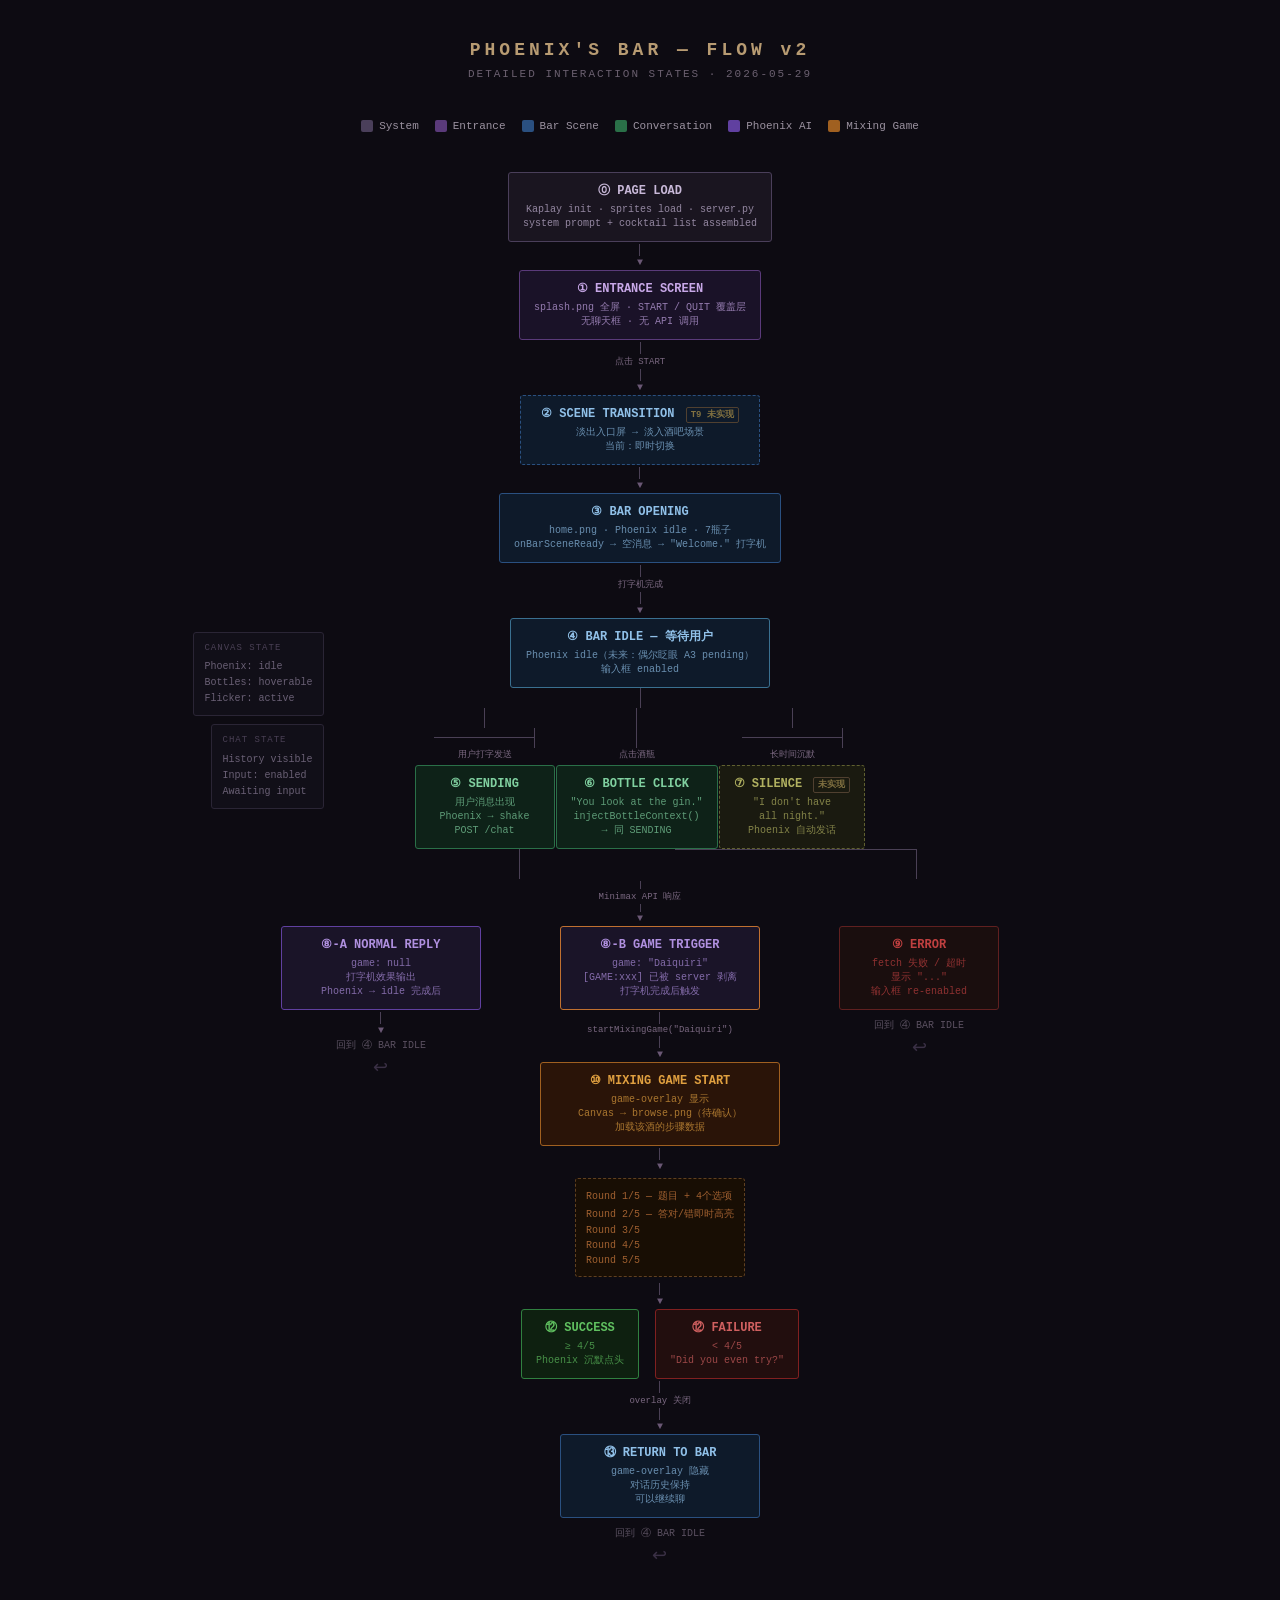
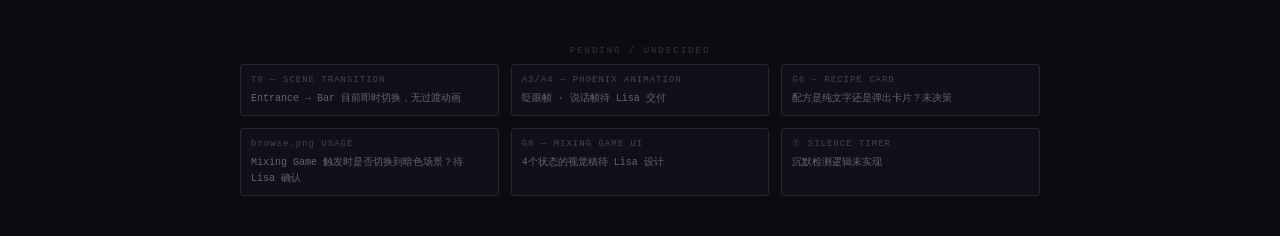
<file: docs/design/flow-diagram.html>
<!DOCTYPE html>
<html lang="en">
<head>
<meta charset="UTF-8">
<title>Phoenix's Bar — Flow v2</title>
<style>
  * { box-sizing: border-box; margin: 0; padding: 0; }

  body {
    background: #0d0b12;
    color: #e8e0d0;
    font-family: 'Courier New', monospace;
    font-size: 13px;
    padding: 40px;
    min-width: 1200px;
  }

  h1 {
    text-align: center;
    color: #b79b72;
    font-size: 18px;
    letter-spacing: 4px;
    margin-bottom: 8px;
  }
  .subtitle {
    text-align: center;
    color: #6b6070;
    font-size: 11px;
    margin-bottom: 40px;
    letter-spacing: 2px;
  }

  /* ── LEGEND ── */
  .legend {
    display: flex;
    gap: 16px;
    justify-content: center;
    margin-bottom: 40px;
    flex-wrap: wrap;
  }
  .legend-item {
    display: flex;
    align-items: center;
    gap: 6px;
    font-size: 11px;
    color: #9b92a0;
  }
  .legend-dot {
    width: 12px;
    height: 12px;
    border-radius: 2px;
  }

  /* ── BOX STYLES ── */
  .box {
    border: 1px solid;
    padding: 10px 14px;
    border-radius: 3px;
    text-align: center;
    min-width: 160px;
    line-height: 1.4;
  }
  .box-title { font-weight: bold; font-size: 12px; margin-bottom: 3px; }
  .box-sub { font-size: 10px; opacity: 0.7; }

  /* color themes */
  .c-start   { background: #1a1520; border-color: #4a3f5a; color: #c8b8d8; }
  .c-entrance{ background: #1a1228; border-color: #5a3a7a; color: #c8a8e8; }
  .c-bar     { background: #0e1a2a; border-color: #2a5080; color: #90c0e8; }
  .c-chat    { background: #0e2218; border-color: #2a7048; color: #80d0a0; }
  .c-phoenix { background: #1a1428; border-color: #6040a0; color: #b090e0; }
  .c-game    { background: #2a1408; border-color: #a06020; color: #e0a040; }
  .c-success { background: #0e2010; border-color: #308040; color: #60c060; }
  .c-fail    { background: #220e0e; border-color: #802020; color: #d06060; }
  .c-error   { background: #1a0e0e; border-color: #602020; color: #c04040; }
  .c-pending { background: #1a1a10; border-color: #606030; color: #b0b060; }

  /* ── ARROW ── */
  .arrow {
    display: flex;
    flex-direction: column;
    align-items: center;
    color: #4a4055;
    font-size: 10px;
    gap: 1px;
    padding: 2px 0;
  }
  .arrow-line { width: 1px; background: #4a4055; flex: 1; min-height: 12px; }
  .arrow-label { color: #7a6880; font-size: 9px; background: #0d0b12; padding: 0 4px; }
  .arrow-head { color: #6a5875; }

  .arrow-h {
    display: flex;
    align-items: center;
    color: #4a4055;
    font-size: 10px;
    gap: 2px;
  }
  .arrow-h-line { height: 1px; background: #4a4055; flex: 1; min-width: 20px; }

  /* ── LAYOUT ── */
  .flow {
    display: flex;
    flex-direction: column;
    align-items: center;
    gap: 0;
  }

  .row {
    display: flex;
    align-items: flex-start;
    gap: 0;
    justify-content: center;
    width: 100%;
  }

  .col {
    display: flex;
    flex-direction: column;
    align-items: center;
    gap: 0;
  }

  /* branch connector */
  .branch-top {
    display: flex;
    align-items: flex-start;
    justify-content: center;
    position: relative;
    width: 100%;
  }

  .branch-line-h {
    height: 1px;
    background: #4a4055;
    position: absolute;
    top: 0;
  }

  .spacer { width: 60px; }
  .spacer-sm { width: 30px; }

  /* ── SPECIAL COMPONENTS ── */
  .note {
    font-size: 10px;
    color: #5a5060;
    font-style: italic;
    padding: 4px 8px;
    border-left: 2px solid #3a3045;
    margin-left: 8px;
    max-width: 140px;
    text-align: left;
  }

  /* mixing game detail */
  .mg-rounds {
    border: 1px dashed #604020;
    border-radius: 3px;
    padding: 10px;
    margin: 4px 0;
    background: #180e04;
  }
  .mg-round-row {
    display: flex;
    gap: 8px;
    align-items: center;
    font-size: 10px;
    color: #a06030;
    margin-bottom: 4px;
  }
  .mg-round-row:last-child { margin-bottom: 0; }

  /* UI state sidebar */
  .ui-state {
    border: 1px solid #2a2535;
    border-radius: 3px;
    padding: 8px 10px;
    background: #110f18;
    font-size: 10px;
    color: #6a6075;
    max-width: 140px;
    line-height: 1.6;
  }
  .ui-state-title {
    color: #4a4055;
    font-size: 9px;
    letter-spacing: 1px;
    margin-bottom: 4px;
  }

  .section-label {
    color: #3a3045;
    font-size: 9px;
    letter-spacing: 2px;
    text-transform: uppercase;
    margin: 20px 0 6px;
  }

  .pending-badge {
    display: inline-block;
    font-size: 9px;
    color: #807040;
    border: 1px solid #504030;
    border-radius: 2px;
    padding: 1px 4px;
    margin-left: 4px;
  }
</style>
</head>
<body>

<h1>PHOENIX'S BAR — FLOW v2</h1>
<div class="subtitle">DETAILED INTERACTION STATES · 2026-05-29</div>

<div class="legend">
  <div class="legend-item"><div class="legend-dot" style="background:#4a3f5a"></div> System</div>
  <div class="legend-item"><div class="legend-dot" style="background:#5a3a7a"></div> Entrance</div>
  <div class="legend-item"><div class="legend-dot" style="background:#2a5080"></div> Bar Scene</div>
  <div class="legend-item"><div class="legend-dot" style="background:#2a7048"></div> Conversation</div>
  <div class="legend-item"><div class="legend-dot" style="background:#6040a0"></div> Phoenix AI</div>
  <div class="legend-item"><div class="legend-dot" style="background:#a06020"></div> Mixing Game</div>
</div>

<!-- ═══════════════════════════════════════════════ -->

<div class="flow">

  <!-- 0. Page Load -->
  <div class="box c-start" style="min-width:200px">
    <div class="box-title">⓪ PAGE LOAD</div>
    <div class="box-sub">Kaplay init · sprites load · server.py<br>system prompt + cocktail list assembled</div>
  </div>

  <div class="arrow"><div class="arrow-line"></div><div class="arrow-head">▼</div></div>

  <!-- 1. Entrance -->
  <div class="box c-entrance" style="min-width:240px">
    <div class="box-title">① ENTRANCE SCREEN</div>
    <div class="box-sub">splash.png 全屏 · START / QUIT 覆盖层<br>无聊天框 · 无 API 调用</div>
  </div>

  <div class="arrow">
    <div class="arrow-line"></div>
    <div class="arrow-label">点击 START</div>
    <div class="arrow-line"></div>
    <div class="arrow-head">▼</div>
  </div>

  <!-- 2. Transition -->
  <div class="box c-bar" style="min-width:240px; border-style: dashed;">
    <div class="box-title">② SCENE TRANSITION <span class="pending-badge">T9 未实现</span></div>
    <div class="box-sub">淡出入口屏 → 淡入酒吧场景<br>当前：即时切换</div>
  </div>

  <div class="arrow"><div class="arrow-line"></div><div class="arrow-head">▼</div></div>

  <!-- 3. Bar Opening -->
  <div class="box c-bar" style="min-width:260px">
    <div class="box-title">③ BAR OPENING</div>
    <div class="box-sub">home.png · Phoenix idle · 7瓶子<br>onBarSceneReady → 空消息 → "Welcome." 打字机</div>
  </div>

  <div class="arrow">
    <div class="arrow-line"></div>
    <div class="arrow-label">打字机完成</div>
    <div class="arrow-line"></div>
    <div class="arrow-head">▼</div>
  </div>

  <!-- 4. Idle — 主分支点 -->
  <div style="display:flex; align-items:flex-start; gap:0; width:100%; justify-content:center">

    <!-- Left side note -->
    <div style="display:flex; flex-direction:column; align-items:flex-end; justify-content:flex-start; padding-top:14px; width:200px; gap:8px">
      <div class="ui-state">
        <div class="ui-state-title">CANVAS STATE</div>
        Phoenix: idle<br>
        Bottles: hoverable<br>
        Flicker: active
      </div>
      <div class="ui-state">
        <div class="ui-state-title">CHAT STATE</div>
        History visible<br>
        Input: enabled<br>
        Awaiting input
      </div>
    </div>

    <div style="width:40px"></div>

    <!-- Center -->
    <div class="col">
      <div class="box c-bar" style="min-width:260px; border-color:#3a7090">
        <div class="box-title">④ BAR IDLE — 等待用户</div>
        <div class="box-sub">Phoenix idle（未来：偶尔眨眼 A3 pending）<br>输入框 enabled</div>
      </div>

      <!-- Three-way split -->
      <div style="height:20px; display:flex; align-items:stretch; gap:0">
        <div style="width:1px; background:#4a4055; margin:0 auto"></div>
      </div>

      <div style="display:flex; align-items:flex-start; gap:0">

        <!-- Branch A: User types -->
        <div class="col" style="align-items:center">
          <div style="width:1px; height:20px; background:#4a4055"></div>
          <div style="display:flex; gap:0; align-items:center">
            <div style="width:100px; height:1px; background:#4a4055"></div>
            <div style="width:1px; height:20px; background:#4a4055"></div>
          </div>
          <div class="arrow-label" style="margin-bottom:4px">用户打字发送</div>
          <div class="box c-chat" style="min-width:140px">
            <div class="box-title">⑤ SENDING</div>
            <div class="box-sub">用户消息出现<br>Phoenix → shake<br>POST /chat</div>
          </div>
        </div>

        <!-- Gap -->
        <div style="width:1px; height:0"></div>

        <!-- Branch B: Bottle -->
        <div class="col" style="align-items:center">
          <div style="width:1px; height:20px; background:#4a4055"></div>
          <div style="display:flex; gap:0; align-items:center">
            <div style="width:0px; height:1px; background:#4a4055"></div>
            <div style="width:1px; height:20px; background:#4a4055"></div>
          </div>
          <div class="arrow-label" style="margin-bottom:4px">点击酒瓶</div>
          <div class="box c-chat" style="min-width:140px">
            <div class="box-title">⑥ BOTTLE CLICK</div>
            <div class="box-sub">"You look at the gin."<br>injectBottleContext()<br>→ 同 SENDING</div>
          </div>
        </div>

        <!-- Gap -->
        <div style="width:1px; height:0"></div>

        <!-- Branch C: Silence -->
        <div class="col" style="align-items:center">
          <div style="width:1px; height:20px; background:#4a4055"></div>
          <div style="display:flex; gap:0; align-items:center">
            <div style="width:100px; height:1px; background:#4a4055"></div>
            <div style="width:1px; height:20px; background:#4a4055"></div>
          </div>
          <div class="arrow-label" style="margin-bottom:4px">长时间沉默</div>
          <div class="box c-pending" style="min-width:140px; border-style:dashed">
            <div class="box-title">⑦ SILENCE <span class="pending-badge">未实现</span></div>
            <div class="box-sub">"I don't have<br>all night."<br>Phoenix 自动发话</div>
          </div>
        </div>

      </div>

      <!-- Merge back -->
      <div style="display:flex; align-items:flex-start; gap:0; margin-top:0">
        <div style="width:1px; height:30px; background:#4a4055; margin:0 155px 0 155px"></div>
        <div style="width:241px; height:1px; background:#4a4055; margin-top:0; position:relative">
        </div>
        <div style="width:1px; height:30px; background:#4a4055"></div>
      </div>
      <div style="width:1px; height:0; background:#4a4055"></div>

    </div>

    <div style="width:40px"></div>
    <div style="width:200px"></div>
  </div>

  <!-- SENDING → API call -->
  <div class="arrow">
    <div class="arrow-line" style="min-height:8px"></div>
    <div class="arrow-label">Minimax API 响应</div>
    <div class="arrow-line" style="min-height:8px"></div>
    <div class="arrow-head">▼</div>
  </div>

  <!-- 8. Phoenix Response split -->
  <div style="display:flex; align-items:flex-start; gap:40px; justify-content:center">

    <!-- Case A: Normal reply -->
    <div class="col">
      <div class="box c-phoenix" style="min-width:200px">
        <div class="box-title">⑧-A NORMAL REPLY</div>
        <div class="box-sub">game: null<br>打字机效果输出<br>Phoenix → idle 完成后</div>
      </div>
      <div class="arrow"><div class="arrow-line"></div><div class="arrow-head">▼</div></div>
      <div style="font-size:10px; color:#5a5060; text-align:center">回到 ④ BAR IDLE</div>
      <div style="font-size:18px; color:#3a3045; margin-top:4px">↩</div>
    </div>

    <!-- Case B: Game trigger -->
    <div class="col">
      <div class="box c-phoenix" style="min-width:200px; border-color:#c07030">
        <div class="box-title">⑧-B GAME TRIGGER</div>
        <div class="box-sub">game: "Daiquiri"<br>[GAME:xxx] 已被 server 剥离<br>打字机完成后触发</div>
      </div>
      <div class="arrow">
        <div class="arrow-line"></div>
        <div class="arrow-label">startMixingGame("Daiquiri")</div>
        <div class="arrow-line"></div>
        <div class="arrow-head">▼</div>
      </div>

      <!-- Mixing Game -->
      <div class="box c-game" style="min-width:240px">
        <div class="box-title">⑩ MIXING GAME START</div>
        <div class="box-sub">game-overlay 显示<br>Canvas → browse.png（待确认）<br>加载该酒的步骤数据</div>
      </div>

      <div class="arrow"><div class="arrow-line"></div><div class="arrow-head">▼</div></div>

      <div class="mg-rounds">
        <div class="mg-round-row">Round 1/5 — 题目 + 4个选项</div>
        <div class="mg-round-row">Round 2/5 — 答对/错即时高亮</div>
        <div class="mg-round-row">Round 3/5</div>
        <div class="mg-round-row">Round 4/5</div>
        <div class="mg-round-row">Round 5/5</div>
      </div>

      <div class="arrow"><div class="arrow-line"></div><div class="arrow-head">▼</div></div>

      <!-- Result split -->
      <div style="display:flex; gap:16px; align-items:flex-start">
        <div class="col">
          <div class="box c-success" style="min-width:110px">
            <div class="box-title">⑫ SUCCESS</div>
            <div class="box-sub">≥ 4/5<br>Phoenix 沉默点头</div>
          </div>
        </div>
        <div class="col">
          <div class="box c-fail" style="min-width:110px">
            <div class="box-title">⑫ FAILURE</div>
            <div class="box-sub">&lt; 4/5<br>"Did you even try?"</div>
          </div>
        </div>
      </div>

      <div class="arrow">
        <div class="arrow-line"></div>
        <div class="arrow-label">overlay 关闭</div>
        <div class="arrow-line"></div>
        <div class="arrow-head">▼</div>
      </div>

      <div class="box c-bar" style="min-width:200px">
        <div class="box-title">⑬ RETURN TO BAR</div>
        <div class="box-sub">game-overlay 隐藏<br>对话历史保持<br>可以继续聊</div>
      </div>

      <div style="font-size:10px; color:#5a5060; text-align:center; margin-top:8px">回到 ④ BAR IDLE</div>
      <div style="font-size:18px; color:#3a3045; margin-top:4px">↩</div>
    </div>

    <!-- Case C: Error -->
    <div class="col">
      <div class="box c-error" style="min-width:160px">
        <div class="box-title">⑨ ERROR</div>
        <div class="box-sub">fetch 失败 / 超时<br>显示 "..."<br>输入框 re-enabled</div>
      </div>
      <div style="font-size:10px; color:#5a5060; text-align:center; margin-top:8px">回到 ④ BAR IDLE</div>
      <div style="font-size:18px; color:#3a3045; margin-top:4px">↩</div>
    </div>

  </div>

  <!-- Pending items -->
  <div style="margin-top:60px; width:100%; max-width:800px">
    <div class="section-label" style="text-align:center">PENDING / UNDECIDED</div>
    <div style="display:grid; grid-template-columns:repeat(3,1fr); gap:12px; margin-top:8px">
      <div class="ui-state" style="max-width:none">
        <div class="ui-state-title">T9 — SCENE TRANSITION</div>
        Entrance → Bar 目前即时切换，无过渡动画
      </div>
      <div class="ui-state" style="max-width:none">
        <div class="ui-state-title">A3/A4 — PHOENIX ANIMATION</div>
        眨眼帧 · 说话帧待 Lisa 交付
      </div>
      <div class="ui-state" style="max-width:none">
        <div class="ui-state-title">G6 — RECIPE CARD</div>
        配方是纯文字还是弹出卡片？未决策
      </div>
      <div class="ui-state" style="max-width:none">
        <div class="ui-state-title">browse.png USAGE</div>
        Mixing Game 触发时是否切换到暗色场景？待 Lisa 确认
      </div>
      <div class="ui-state" style="max-width:none">
        <div class="ui-state-title">G8 — MIXING GAME UI</div>
        4个状态的视觉稿待 Lisa 设计
      </div>
      <div class="ui-state" style="max-width:none">
        <div class="ui-state-title">⑦ SILENCE TIMER</div>
        沉默检测逻辑未实现
      </div>
    </div>
  </div>

</div>

</body>
</html>
</file>
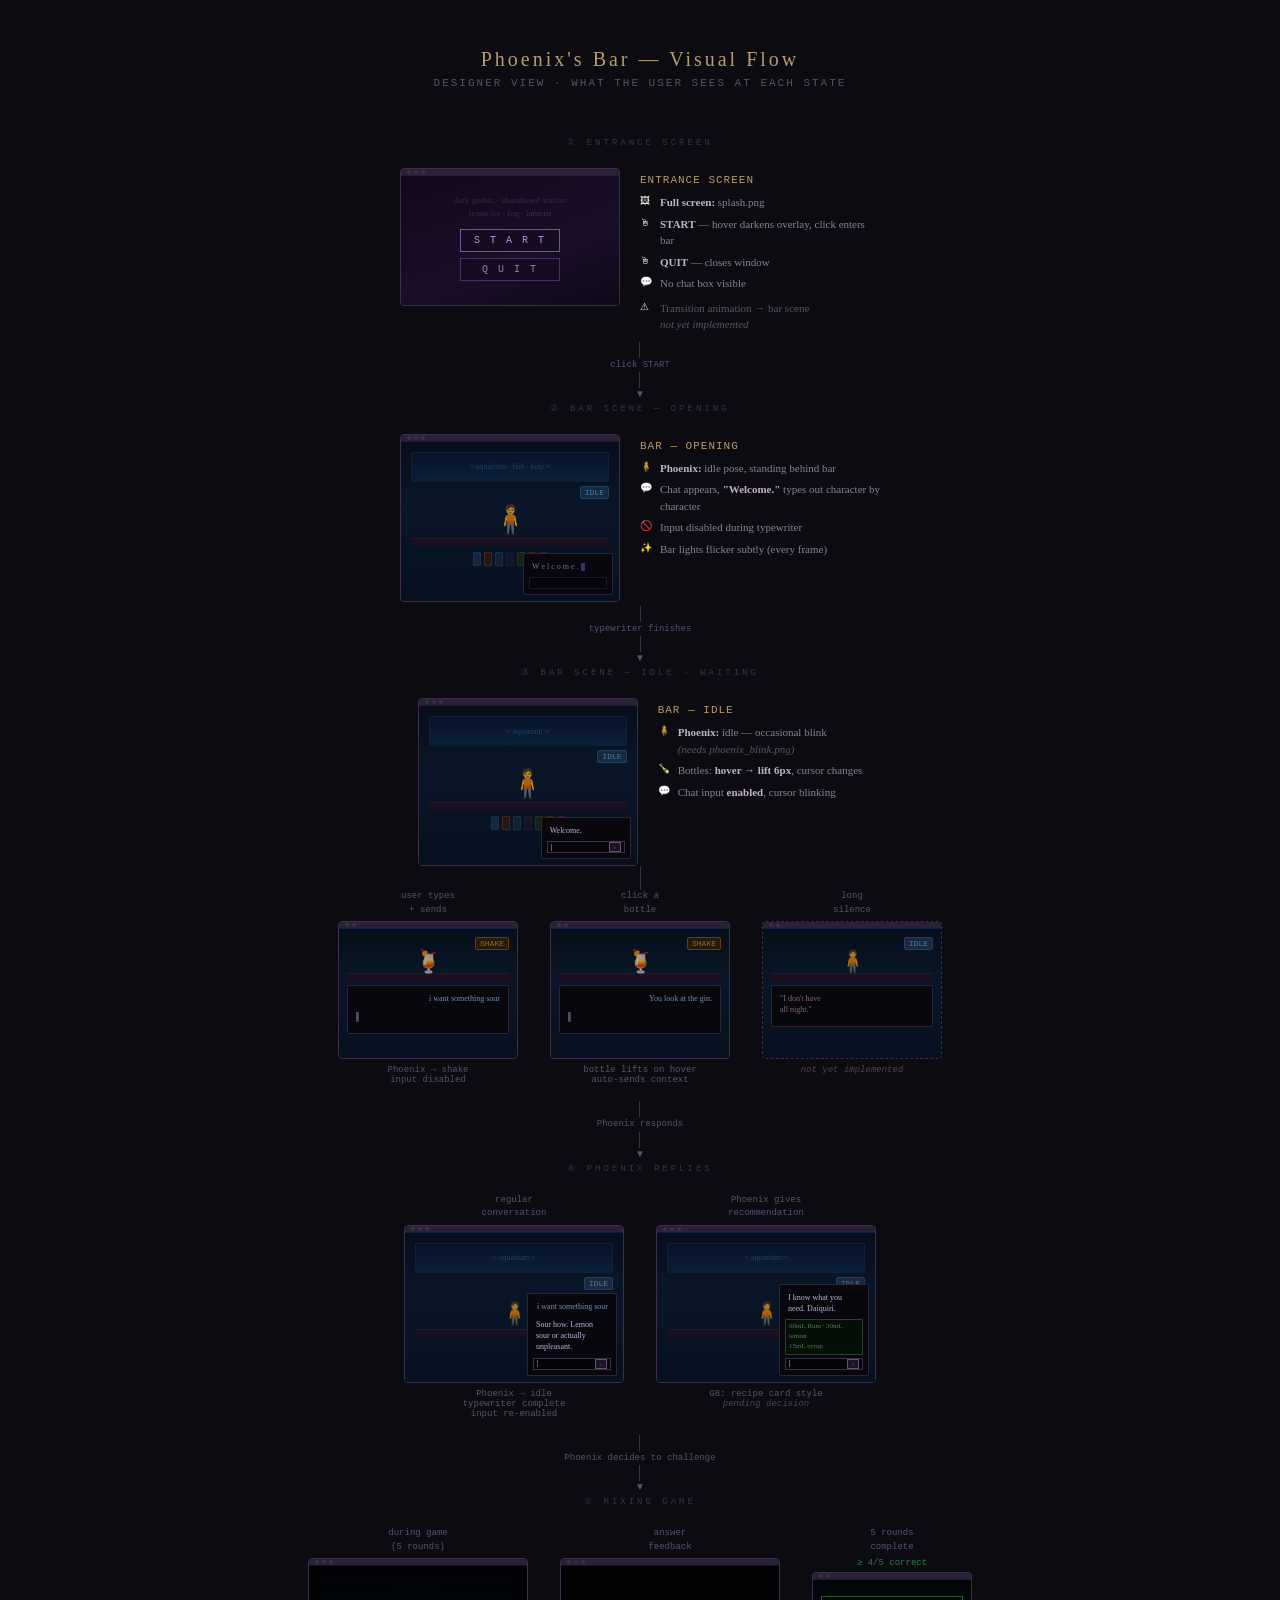
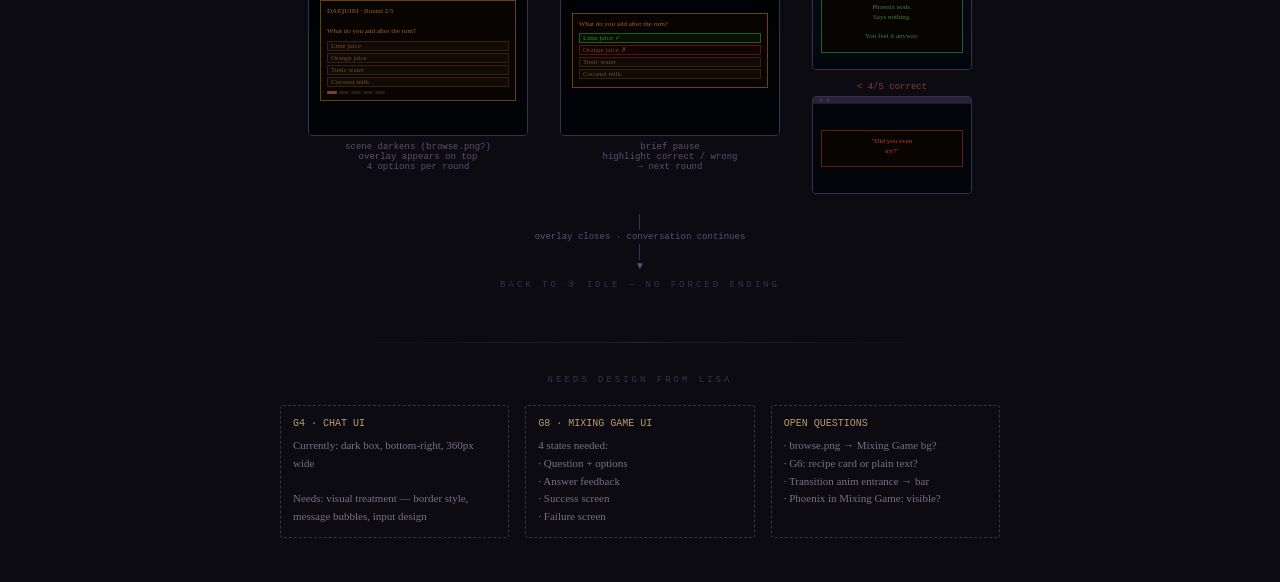
<file: docs/design/flow-lisa.html>
<!DOCTYPE html>
<html lang="en">
<head>
<meta charset="UTF-8">
<title>Phoenix's Bar — Visual Flow for Lisa</title>
<style>
  * { box-sizing: border-box; margin: 0; padding: 0; }

  body {
    background: #0d0b12;
    color: #e8e0d0;
    font-family: 'Georgia', serif;
    font-size: 13px;
    padding: 48px 40px;
    min-width: 1000px;
  }

  h1 {
    text-align: center;
    color: #b79b72;
    font-size: 20px;
    letter-spacing: 3px;
    font-weight: normal;
    margin-bottom: 6px;
  }
  .subtitle {
    text-align: center;
    color: #5a5060;
    font-size: 11px;
    margin-bottom: 48px;
    letter-spacing: 2px;
    font-family: monospace;
  }

  /* ─── SCREEN FRAME ─── */
  .screen {
    border: 1px solid #3a3048;
    border-radius: 4px;
    overflow: hidden;
    width: 220px;
    background: #080610;
  }
  .screen-bar {
    height: 6px;
    background: #2a2038;
    display: flex;
    align-items: center;
    padding: 0 6px;
    gap: 3px;
  }
  .screen-dot {
    width: 4px; height: 4px;
    border-radius: 50%;
    background: #3a3048;
  }
  .screen-body {
    padding: 10px;
    min-height: 100px;
    position: relative;
  }
  .screen-label {
    font-family: monospace;
    font-size: 9px;
    color: #4a4055;
    letter-spacing: 1px;
    margin-bottom: 8px;
    text-transform: uppercase;
  }

  /* ─── SCREEN CONTENTS ─── */
  .bg-entrance {
    background: linear-gradient(160deg, #12081a 0%, #1a0e28 60%, #0e0818 100%);
    border-top: 1px solid #2a1840;
  }
  .bg-bar {
    background: linear-gradient(180deg, #060e1a 0%, #0a1628 40%, #061020 100%);
    border-top: 1px solid #102040;
  }
  .bg-dark-bar {
    background: linear-gradient(180deg, #040810 0%, #060c18 100%);
    border-top: 1px solid #0a1828;
  }

  .splash-elements {
    display: flex;
    flex-direction: column;
    align-items: center;
    padding: 8px 0;
    gap: 6px;
  }
  .splash-bg-hint {
    font-size: 9px;
    color: #3a2848;
    text-align: center;
    line-height: 1.4;
    margin-bottom: 4px;
  }
  .btn-splash {
    width: 100px;
    padding: 5px 0;
    border: 1px solid #4a3060;
    background: rgba(20,12,32,0.8);
    color: #9a78c0;
    font-size: 10px;
    text-align: center;
    letter-spacing: 2px;
    font-family: monospace;
  }
  .btn-splash.active {
    border-color: #7a50a0;
    color: #c090e0;
  }

  .bar-scene {
    display: flex;
    flex-direction: column;
    gap: 4px;
  }
  .bar-aquarium {
    height: 30px;
    background: linear-gradient(180deg, #081428 0%, #0a1e38 100%);
    border: 1px solid #102038;
    border-radius: 2px;
    display: flex;
    align-items: center;
    justify-content: center;
    font-size: 8px;
    color: #204060;
  }
  .bar-phoenix {
    height: 48px;
    display: flex;
    align-items: flex-end;
    justify-content: center;
    gap: 0;
    position: relative;
  }
  .phoenix-fig {
    font-size: 28px;
    line-height: 1;
    filter: brightness(0.7);
    user-select: none;
  }
  .phoenix-state-badge {
    position: absolute;
    top: 0;
    right: 0;
    font-size: 8px;
    font-family: monospace;
    padding: 1px 4px;
    border-radius: 2px;
  }
  .badge-idle { background: #1a2840; color: #4080a0; border: 1px solid #204060; }
  .badge-shake { background: #281a08; color: #a06020; border: 1px solid #604010; }
  .bar-counter {
    height: 8px;
    background: #1a1020;
    border-top: 1px solid #2a1828;
  }
  .bar-bottles {
    display: flex;
    gap: 3px;
    padding: 2px 0;
    justify-content: center;
  }
  .bottle-mini {
    width: 8px;
    height: 14px;
    border-radius: 1px 1px 0 0;
    border: 1px solid;
    opacity: 0.7;
  }

  /* chat overlay in screen */
  .chat-mini {
    position: absolute;
    bottom: 6px;
    right: 6px;
    width: 90px;
    border: 1px solid #2a2535;
    background: rgba(8,6,12,0.9);
    border-radius: 2px;
    padding: 5px;
  }
  .chat-msg {
    font-size: 8px;
    line-height: 1.4;
    margin-bottom: 3px;
    padding: 2px 3px;
  }
  .chat-msg.phoenix { color: #c0b0d8; }
  .chat-msg.user { color: #7090b8; text-align: right; }
  .chat-input-mini {
    height: 12px;
    border: 1px solid #3a3045;
    background: rgba(6,4,10,0.9);
    display: flex;
    align-items: center;
    padding: 0 3px;
    gap: 2px;
    margin-top: 2px;
  }
  .chat-cursor { width: 1px; height: 7px; background: #6050a0; animation: blink 1s infinite; }
  @keyframes blink { 0%,100%{opacity:1} 50%{opacity:0} }
  .chat-send-mini {
    width: 12px;
    height: 10px;
    border: 1px solid #6a5070;
    background: #1a1428;
    color: #8060a0;
    font-size: 7px;
    display: flex;
    align-items: center;
    justify-content: center;
    margin-left: auto;
  }

  /* game overlay */
  .game-overlay-mini {
    position: absolute;
    inset: 0;
    background: rgba(0,0,0,0.75);
    display: flex;
    align-items: center;
    justify-content: center;
  }
  .game-panel-mini {
    border: 1px solid #6a4010;
    background: rgba(8,5,2,0.95);
    padding: 6px;
    width: 90%;
  }
  .game-question-mini {
    font-size: 7px;
    color: #a06030;
    margin-bottom: 4px;
    line-height: 1.4;
  }
  .game-option-mini {
    height: 10px;
    border: 1px solid #3a2010;
    background: #120a04;
    margin-bottom: 2px;
    font-size: 7px;
    color: #705030;
    display: flex;
    align-items: center;
    padding: 0 3px;
  }
  .game-option-mini.correct { border-color: #206010; color: #408020; background: #081004; }
  .game-option-mini.wrong { border-color: #601010; color: #804020; background: #100404; }
  .game-progress-mini {
    display: flex;
    gap: 2px;
    margin-top: 4px;
  }
  .game-dot { width: 10px; height: 3px; background: #2a1a08; border-radius: 1px; }
  .game-dot.done { background: #804020; }

  /* ─── LAYOUT ─── */
  .flow-root {
    display: flex;
    flex-direction: column;
    align-items: center;
    gap: 0;
  }

  .arrow-v {
    display: flex;
    flex-direction: column;
    align-items: center;
    padding: 4px 0;
    gap: 0;
  }
  .arrow-v-line { width: 1px; min-height: 16px; background: #3a3048; }
  .arrow-v-tip { color: #5a5070; font-size: 10px; }
  .arrow-v-label {
    font-size: 9px;
    color: #5a5070;
    font-family: monospace;
    background: #0d0b12;
    padding: 0 6px;
    text-align: center;
    line-height: 1.6;
  }

  /* state label card beside screen */
  .state-card {
    display: flex;
    align-items: flex-start;
    gap: 20px;
  }
  .state-info {
    flex: 1;
    padding-top: 6px;
    max-width: 240px;
  }
  .state-title {
    font-family: monospace;
    font-size: 11px;
    color: #b79b72;
    letter-spacing: 1px;
    margin-bottom: 8px;
  }
  .state-row {
    display: flex;
    gap: 6px;
    margin-bottom: 5px;
    align-items: flex-start;
  }
  .state-icon {
    font-size: 10px;
    width: 14px;
    flex-shrink: 0;
    margin-top: 1px;
  }
  .state-text {
    font-size: 11px;
    color: #8a8090;
    line-height: 1.5;
  }
  .state-text strong { color: #c0b0c8; }

  /* branch row */
  .branch-row {
    display: flex;
    gap: 32px;
    justify-content: center;
    align-items: flex-start;
  }
  .branch-col {
    display: flex;
    flex-direction: column;
    align-items: center;
    gap: 0;
  }
  .branch-label {
    font-size: 9px;
    font-family: monospace;
    color: #5a5070;
    text-align: center;
    margin-bottom: 4px;
    line-height: 1.5;
  }

  /* horizontal connector */
  .h-connector {
    height: 1px;
    background: #3a3048;
    flex: 1;
    min-width: 20px;
  }
  .h-row {
    display: flex;
    align-items: center;
    width: 100%;
    justify-content: center;
  }

  .divider {
    width: 600px;
    height: 1px;
    background: linear-gradient(90deg, transparent, #2a2038, transparent);
    margin: 32px 0;
  }

  .section-tag {
    font-family: monospace;
    font-size: 9px;
    color: #3a3048;
    letter-spacing: 3px;
    text-transform: uppercase;
    margin-bottom: 20px;
    text-align: center;
  }
</style>
</head>
<body>

<h1>Phoenix's Bar — Visual Flow</h1>
<div class="subtitle">DESIGNER VIEW · WHAT THE USER SEES AT EACH STATE</div>

<div class="flow-root">

  <!-- ══════════════════════ ENTRANCE ══════════════════════ -->
  <div class="section-tag">① entrance screen</div>

  <div class="state-card">
    <div class="screen">
      <div class="screen-bar"><div class="screen-dot"></div><div class="screen-dot"></div><div class="screen-dot"></div></div>
      <div class="screen-body bg-entrance" style="min-height:130px">
        <div class="splash-elements">
          <div class="splash-bg-hint">dark gothic · abandoned station<br>tentacles · fog · lantern</div>
          <div class="btn-splash active">S T A R T</div>
          <div class="btn-splash">Q U I T</div>
        </div>
      </div>
    </div>
    <div class="state-info">
      <div class="state-title">ENTRANCE SCREEN</div>
      <div class="state-row"><div class="state-icon">🖼</div><div class="state-text"><strong>Full screen:</strong> splash.png</div></div>
      <div class="state-row"><div class="state-icon">🖱</div><div class="state-text"><strong>START</strong> — hover darkens overlay, click enters bar</div></div>
      <div class="state-row"><div class="state-icon">🖱</div><div class="state-text"><strong>QUIT</strong> — closes window</div></div>
      <div class="state-row"><div class="state-icon">💬</div><div class="state-text">No chat box visible</div></div>
      <div class="state-row" style="margin-top:8px"><div class="state-icon">⚠</div><div class="state-text" style="color:#605060">Transition animation → bar scene<br><em>not yet implemented</em></div></div>
    </div>
  </div>

  <div class="arrow-v">
    <div class="arrow-v-line"></div>
    <div class="arrow-v-label">click START</div>
    <div class="arrow-v-line"></div>
    <div class="arrow-v-tip">▼</div>
  </div>

  <!-- ══════════════════════ BAR OPENING ══════════════════════ -->
  <div class="section-tag">② bar scene — opening</div>

  <div class="state-card">
    <div class="screen">
      <div class="screen-bar"><div class="screen-dot"></div><div class="screen-dot"></div><div class="screen-dot"></div></div>
      <div class="screen-body bg-bar" style="min-height:160px; position:relative">
        <div class="bar-scene">
          <div class="bar-aquarium">≈ aquarium · fish · kelp ≈</div>
          <div class="bar-phoenix">
            <div class="phoenix-fig">🧍</div>
            <div class="phoenix-state-badge badge-idle">IDLE</div>
          </div>
          <div class="bar-counter"></div>
          <div class="bar-bottles">
            <div class="bottle-mini" style="background:#1a3050;border-color:#204060"></div>
            <div class="bottle-mini" style="background:#301808;border-color:#603010"></div>
            <div class="bottle-mini" style="background:#182838;border-color:#204050"></div>
            <div class="bottle-mini" style="background:#181828;border-color:#202040"></div>
            <div class="bottle-mini" style="background:#1a2810;border-color:#304018"></div>
            <div class="bottle-mini" style="background:#281808;border-color:#503010"></div>
            <div class="bottle-mini" style="background:#281028;border-color:#502040"></div>
          </div>
        </div>
        <div class="chat-mini">
          <div class="chat-msg phoenix" style="opacity:0.6">W e l c o m e .<span style="animation:blink 0.8s infinite;display:inline-block;width:4px;height:8px;background:#6050a0;margin-left:2px;vertical-align:middle"></span></div>
          <div class="chat-input-mini" style="opacity:0.4">
            <div style="font-size:7px;color:#3a3045">...</div>
          </div>
        </div>
      </div>
    </div>
    <div class="state-info">
      <div class="state-title">BAR — OPENING</div>
      <div class="state-row"><div class="state-icon">🧍</div><div class="state-text"><strong>Phoenix:</strong> idle pose, standing behind bar</div></div>
      <div class="state-row"><div class="state-icon">💬</div><div class="state-text">Chat appears, <strong>"Welcome."</strong> types out character by character</div></div>
      <div class="state-row"><div class="state-icon">🚫</div><div class="state-text">Input disabled during typewriter</div></div>
      <div class="state-row"><div class="state-icon">✨</div><div class="state-text">Bar lights flicker subtly (every frame)</div></div>
    </div>
  </div>

  <div class="arrow-v">
    <div class="arrow-v-line"></div>
    <div class="arrow-v-label">typewriter finishes</div>
    <div class="arrow-v-line"></div>
    <div class="arrow-v-tip">▼</div>
  </div>

  <!-- ══════════════════════ IDLE ══════════════════════ -->
  <div class="section-tag">③ bar scene — idle · waiting</div>

  <div class="state-card">
    <div class="screen">
      <div class="screen-bar"><div class="screen-dot"></div><div class="screen-dot"></div><div class="screen-dot"></div></div>
      <div class="screen-body bg-bar" style="min-height:160px; position:relative">
        <div class="bar-scene">
          <div class="bar-aquarium">≈ aquarium ≈</div>
          <div class="bar-phoenix">
            <div class="phoenix-fig">🧍</div>
            <div class="phoenix-state-badge badge-idle">IDLE</div>
          </div>
          <div class="bar-counter"></div>
          <div class="bar-bottles">
            <div class="bottle-mini" style="background:#1a3050;border-color:#204060"></div>
            <div class="bottle-mini" style="background:#301808;border-color:#603010"></div>
            <div class="bottle-mini" style="background:#182838;border-color:#204050"></div>
            <div class="bottle-mini" style="background:#181828;border-color:#202040"></div>
            <div class="bottle-mini" style="background:#1a2810;border-color:#304018"></div>
            <div class="bottle-mini" style="background:#281808;border-color:#503010"></div>
            <div class="bottle-mini" style="background:#281028;border-color:#502040"></div>
          </div>
        </div>
        <div class="chat-mini">
          <div class="chat-msg phoenix">Welcome.</div>
          <div class="chat-input-mini">
            <div class="chat-cursor"></div>
            <div class="chat-send-mini">›</div>
          </div>
        </div>
      </div>
    </div>
    <div class="state-info">
      <div class="state-title">BAR — IDLE</div>
      <div class="state-row"><div class="state-icon">🧍</div><div class="state-text"><strong>Phoenix:</strong> idle — occasional blink<br><em style="color:#605060">(needs phoenix_blink.png)</em></div></div>
      <div class="state-row"><div class="state-icon">🍾</div><div class="state-text">Bottles: <strong>hover → lift 6px</strong>, cursor changes</div></div>
      <div class="state-row"><div class="state-icon">💬</div><div class="state-text">Chat input <strong>enabled</strong>, cursor blinking</div></div>
    </div>
  </div>

  <!-- THREE-WAY SPLIT -->
  <div style="height:24px; display:flex; flex-direction:column; align-items:center">
    <div style="width:1px; flex:1; background:#3a3048"></div>
  </div>

  <div class="branch-row">

    <!-- A: User types -->
    <div class="branch-col">
      <div class="branch-label">user types<br>+ sends</div>
      <div class="screen" style="width:180px">
        <div class="screen-bar"><div class="screen-dot"></div><div class="screen-dot"></div></div>
        <div class="screen-body bg-bar" style="min-height:130px; position:relative; padding:8px">
          <div class="bar-phoenix" style="height:36px">
            <div class="phoenix-fig" style="font-size:22px">🍹</div>
            <div class="phoenix-state-badge badge-shake">SHAKE</div>
          </div>
          <div class="bar-counter" style="margin-bottom:4px"></div>
          <div class="chat-mini" style="position:relative;bottom:auto;right:auto;width:100%">
            <div class="chat-msg user">i want something sour</div>
            <div class="chat-msg phoenix" style="opacity:0.4">▌</div>
          </div>
        </div>
      </div>
      <div style="font-size:9px;color:#5a5070;margin-top:6px;text-align:center;font-family:monospace">Phoenix → shake<br>input disabled</div>
    </div>

    <!-- B: Bottle click -->
    <div class="branch-col">
      <div class="branch-label">click a<br>bottle</div>
      <div class="screen" style="width:180px">
        <div class="screen-bar"><div class="screen-dot"></div><div class="screen-dot"></div></div>
        <div class="screen-body bg-bar" style="min-height:130px; position:relative; padding:8px">
          <div class="bar-phoenix" style="height:36px">
            <div class="phoenix-fig" style="font-size:22px">🍹</div>
            <div class="phoenix-state-badge badge-shake">SHAKE</div>
          </div>
          <div class="bar-counter" style="margin-bottom:4px"></div>
          <div class="chat-mini" style="position:relative;bottom:auto;right:auto;width:100%">
            <div class="chat-msg user">You look at the gin.</div>
            <div class="chat-msg phoenix" style="opacity:0.4">▌</div>
          </div>
        </div>
      </div>
      <div style="font-size:9px;color:#5a5070;margin-top:6px;text-align:center;font-family:monospace">bottle lifts on hover<br>auto-sends context</div>
    </div>

    <!-- C: Silence -->
    <div class="branch-col">
      <div class="branch-label">long<br>silence</div>
      <div class="screen" style="width:180px; border-style:dashed">
        <div class="screen-bar"><div class="screen-dot"></div><div class="screen-dot"></div></div>
        <div class="screen-body bg-bar" style="min-height:130px; position:relative; padding:8px">
          <div class="bar-phoenix" style="height:36px">
            <div class="phoenix-fig" style="font-size:22px">🧍</div>
            <div class="phoenix-state-badge badge-idle">IDLE</div>
          </div>
          <div class="bar-counter" style="margin-bottom:4px"></div>
          <div class="chat-mini" style="position:relative;bottom:auto;right:auto;width:100%">
            <div class="chat-msg phoenix" style="color:#806878">"I don't have<br>all night."</div>
          </div>
        </div>
      </div>
      <div style="font-size:9px;color:#504058;margin-top:6px;text-align:center;font-family:monospace;font-style:italic">not yet implemented</div>
    </div>

  </div>

  <div class="arrow-v" style="margin-top:12px">
    <div class="arrow-v-line"></div>
    <div class="arrow-v-label">Phoenix responds</div>
    <div class="arrow-v-line"></div>
    <div class="arrow-v-tip">▼</div>
  </div>

  <!-- ══════════════════════ PHOENIX REPLY ══════════════════════ -->
  <div class="section-tag">④ phoenix replies</div>

  <div class="branch-row">

    <!-- Normal reply -->
    <div class="branch-col">
      <div class="branch-label">regular<br>conversation</div>
      <div class="screen">
        <div class="screen-bar"><div class="screen-dot"></div><div class="screen-dot"></div><div class="screen-dot"></div></div>
        <div class="screen-body bg-bar" style="min-height:150px; position:relative">
          <div class="bar-scene">
            <div class="bar-aquarium">≈ aquarium ≈</div>
            <div class="bar-phoenix">
              <div class="phoenix-fig" style="font-size:22px">🧍</div>
              <div class="phoenix-state-badge badge-idle">IDLE</div>
            </div>
            <div class="bar-counter"></div>
          </div>
          <div class="chat-mini">
            <div class="chat-msg user">i want something sour</div>
            <div class="chat-msg phoenix">Sour how. Lemon<br>sour or actually<br>unpleasant.</div>
            <div class="chat-input-mini"><div class="chat-cursor"></div><div class="chat-send-mini">›</div></div>
          </div>
        </div>
      </div>
      <div style="font-size:9px;color:#5a5070;margin-top:6px;text-align:center;font-family:monospace">Phoenix → idle<br>typewriter complete<br>input re-enabled</div>
    </div>

    <!-- Recommendation -->
    <div class="branch-col">
      <div class="branch-label">Phoenix gives<br>recommendation</div>
      <div class="screen">
        <div class="screen-bar"><div class="screen-dot"></div><div class="screen-dot"></div><div class="screen-dot"></div></div>
        <div class="screen-body bg-bar" style="min-height:150px; position:relative">
          <div class="bar-scene">
            <div class="bar-aquarium">≈ aquarium ≈</div>
            <div class="bar-phoenix">
              <div class="phoenix-fig" style="font-size:22px">🧍</div>
              <div class="phoenix-state-badge badge-idle">IDLE</div>
            </div>
            <div class="bar-counter"></div>
          </div>
          <div class="chat-mini">
            <div class="chat-msg phoenix">I know what you<br>need. Daiquiri.</div>
            <div class="chat-msg phoenix" style="border:1px solid #2a4030;background:#060e08;color:#508050;font-size:7px;border-radius:1px;margin-top:2px;padding:2px 3px;">
              60mL Rum · 30mL lemon<br>15mL syrup
            </div>
            <div class="chat-input-mini"><div class="chat-cursor"></div><div class="chat-send-mini">›</div></div>
          </div>
        </div>
      </div>
      <div style="font-size:9px;color:#5a5070;margin-top:6px;text-align:center;font-family:monospace">G6: recipe card style<br><em style="color:#504058">pending decision</em></div>
    </div>

  </div>

  <div class="arrow-v" style="margin-top:12px">
    <div class="arrow-v-line"></div>
    <div class="arrow-v-label">Phoenix decides to challenge</div>
    <div class="arrow-v-line"></div>
    <div class="arrow-v-tip">▼</div>
  </div>

  <!-- ══════════════════════ MIXING GAME ══════════════════════ -->
  <div class="section-tag">⑤ mixing game</div>

  <div class="branch-row" style="align-items:flex-start">

    <!-- In progress -->
    <div class="branch-col">
      <div class="branch-label">during game<br>(5 rounds)</div>
      <div class="screen">
        <div class="screen-bar"><div class="screen-dot"></div><div class="screen-dot"></div><div class="screen-dot"></div></div>
        <div class="screen-body bg-dark-bar" style="min-height:170px; position:relative">
          <div class="bar-scene" style="opacity:0.3">
            <div class="bar-aquarium">≈ aquarium ≈</div>
            <div class="bar-phoenix"><div class="phoenix-fig">🧍</div></div>
            <div class="bar-counter"></div>
          </div>
          <div class="game-overlay-mini">
            <div class="game-panel-mini">
              <div class="game-question-mini">DAIQUIRI · Round 2/5<br><br>What do you add after the rum?</div>
              <div class="game-option-mini">Lime juice</div>
              <div class="game-option-mini">Orange juice</div>
              <div class="game-option-mini">Tonic water</div>
              <div class="game-option-mini">Coconut milk</div>
              <div class="game-progress-mini">
                <div class="game-dot done"></div>
                <div class="game-dot"></div>
                <div class="game-dot"></div>
                <div class="game-dot"></div>
                <div class="game-dot"></div>
              </div>
            </div>
          </div>
        </div>
      </div>
      <div style="font-size:9px;color:#5a5070;margin-top:6px;text-align:center;font-family:monospace">scene darkens (browse.png?)<br>overlay appears on top<br>4 options per round</div>
    </div>

    <!-- Answer feedback -->
    <div class="branch-col">
      <div class="branch-label">answer<br>feedback</div>
      <div class="screen">
        <div class="screen-bar"><div class="screen-dot"></div><div class="screen-dot"></div><div class="screen-dot"></div></div>
        <div class="screen-body bg-dark-bar" style="min-height:170px; position:relative">
          <div class="game-overlay-mini">
            <div class="game-panel-mini">
              <div class="game-question-mini">What do you add after the rum?</div>
              <div class="game-option-mini correct">Lime juice ✓</div>
              <div class="game-option-mini wrong">Orange juice ✗</div>
              <div class="game-option-mini">Tonic water</div>
              <div class="game-option-mini">Coconut milk</div>
            </div>
          </div>
        </div>
      </div>
      <div style="font-size:9px;color:#5a5070;margin-top:6px;text-align:center;font-family:monospace">brief pause<br>highlight correct / wrong<br>→ next round</div>
    </div>

    <!-- Results split -->
    <div class="branch-col">
      <div class="branch-label">5 rounds<br>complete</div>
      <div style="display:flex; flex-direction:column; gap:12px">

        <div>
          <div style="font-size:9px;color:#308040;font-family:monospace;text-align:center;margin-bottom:4px">≥ 4/5 correct</div>
          <div class="screen" style="width:160px">
            <div class="screen-bar"><div class="screen-dot"></div><div class="screen-dot"></div></div>
            <div class="screen-body bg-bar" style="min-height:90px;position:relative">
              <div class="game-overlay-mini" style="background:rgba(0,0,0,0.6)">
                <div class="game-panel-mini" style="border-color:#206030;text-align:center">
                  <div class="game-question-mini" style="color:#408040">Phoenix nods.<br>Says nothing.<br><br>You feel it anyway.</div>
                </div>
              </div>
            </div>
          </div>
        </div>

        <div>
          <div style="font-size:9px;color:#804030;font-family:monospace;text-align:center;margin-bottom:4px">&lt; 4/5 correct</div>
          <div class="screen" style="width:160px">
            <div class="screen-bar"><div class="screen-dot"></div><div class="screen-dot"></div></div>
            <div class="screen-body bg-bar" style="min-height:90px;position:relative">
              <div class="game-overlay-mini" style="background:rgba(0,0,0,0.7)">
                <div class="game-panel-mini" style="border-color:#602010;text-align:center">
                  <div class="game-question-mini" style="color:#c04020">"Did you even<br>try?"</div>
                </div>
              </div>
            </div>
          </div>
        </div>

      </div>
    </div>

  </div>

  <div class="arrow-v" style="margin-top:16px">
    <div class="arrow-v-line"></div>
    <div class="arrow-v-label">overlay closes · conversation continues</div>
    <div class="arrow-v-line"></div>
    <div class="arrow-v-tip">▼</div>
  </div>

  <div class="section-tag" style="margin-top:4px">back to ③ idle — no forced ending</div>

  <!-- ══════════════════════ NEEDS DESIGN ══════════════════════ -->
  <div class="divider"></div>

  <div class="section-tag">needs design from Lisa</div>

  <div style="display:grid; grid-template-columns:repeat(3,1fr); gap:16px; max-width:720px">

    <div style="border:1px dashed #3a3048; padding:12px; border-radius:3px">
      <div style="font-family:monospace;font-size:10px;color:#b79b72;margin-bottom:8px">G4 · CHAT UI</div>
      <div style="font-size:11px;color:#7a7080;line-height:1.6">
        Currently: dark box, bottom-right, 360px wide<br><br>
        Needs: visual treatment — border style, message bubbles, input design
      </div>
    </div>

    <div style="border:1px dashed #3a3048; padding:12px; border-radius:3px">
      <div style="font-family:monospace;font-size:10px;color:#b79b72;margin-bottom:8px">G8 · MIXING GAME UI</div>
      <div style="font-size:11px;color:#7a7080;line-height:1.6">
        4 states needed:<br>
        · Question + options<br>
        · Answer feedback<br>
        · Success screen<br>
        · Failure screen
      </div>
    </div>

    <div style="border:1px dashed #3a3048; padding:12px; border-radius:3px">
      <div style="font-family:monospace;font-size:10px;color:#b79b72;margin-bottom:8px">OPEN QUESTIONS</div>
      <div style="font-size:11px;color:#7a7080;line-height:1.6">
        · browse.png → Mixing Game bg?<br>
        · G6: recipe card or plain text?<br>
        · Transition anim entrance → bar<br>
        · Phoenix in Mixing Game: visible?
      </div>
    </div>

  </div>

</div>

</body>
</html>
</file>
